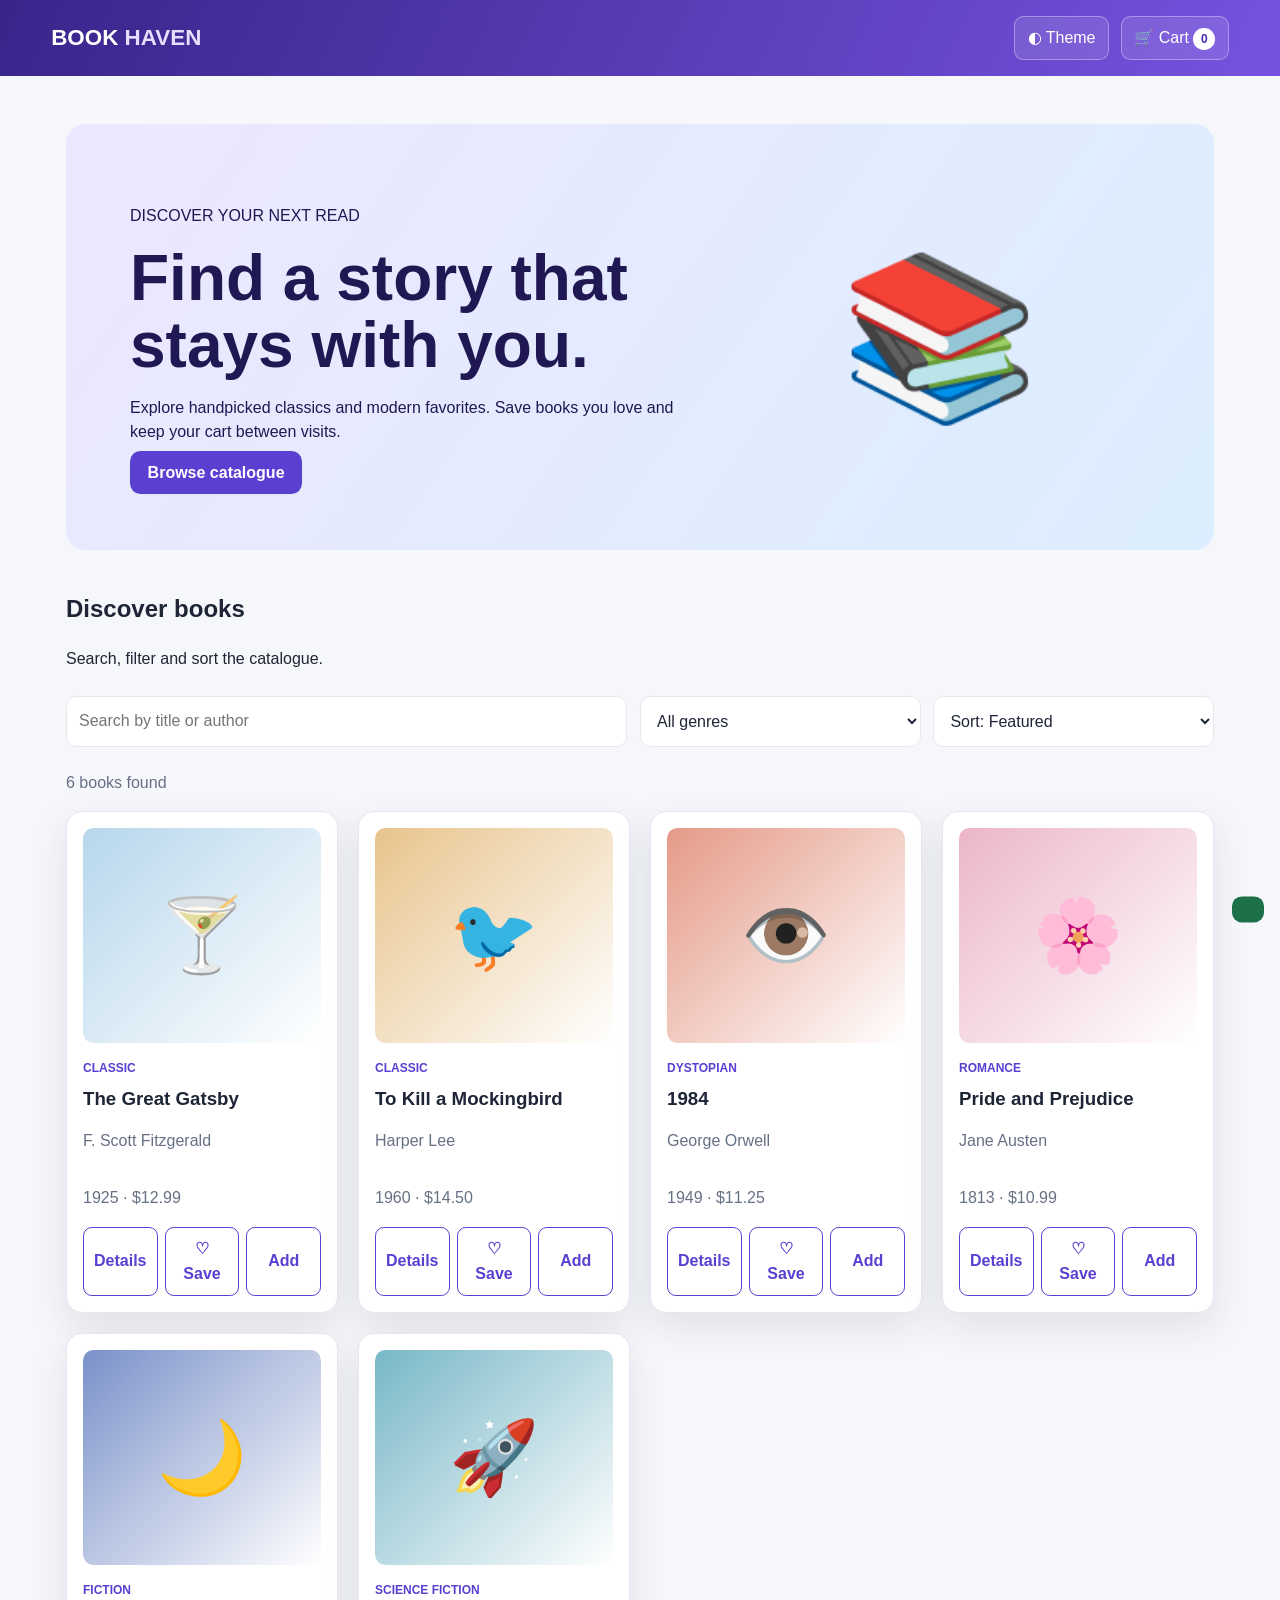
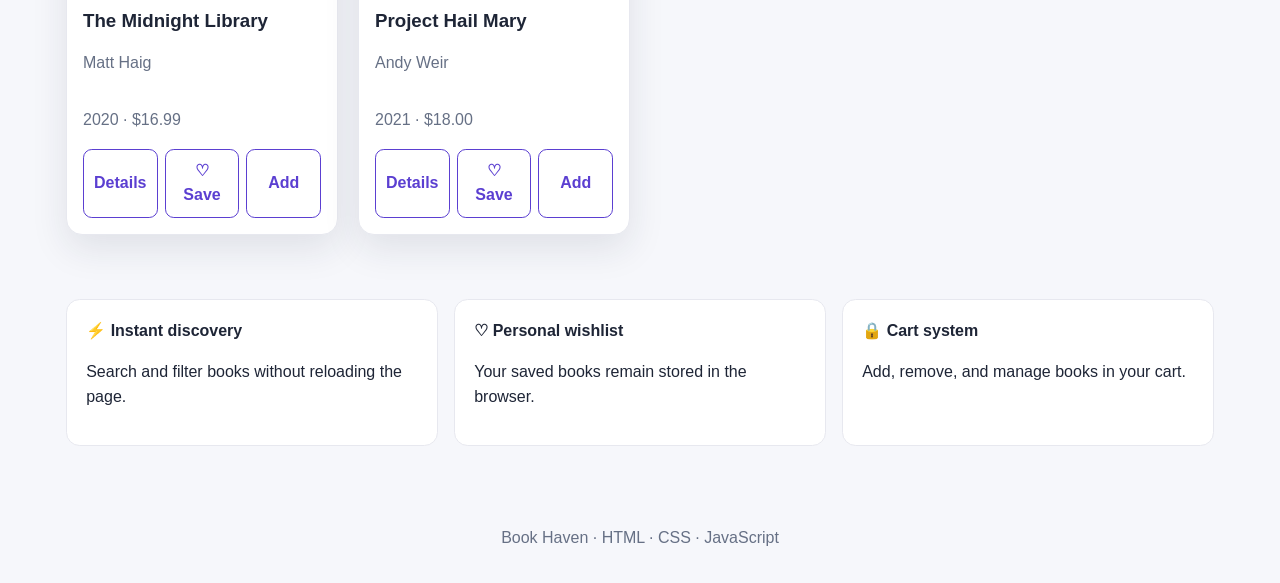
<file: Book-Haven/index.html>
<!doctype html>
<html lang="en">
<head>
  <meta charset="UTF-8" />
  <meta name="viewport" content="width=device-width, initial-scale=1" />
  <title>Book Haven</title>
  <link rel="stylesheet" href="style.css">
  
</head>

<body>
  <header>
    <div class="brand">BOOK <span>HAVEN</span></div>

    <div class="header-actions">
      <button class="icon-button" id="themeToggle">
        ◐ <span class="theme-text">Theme</span>
      </button>

      <button class="icon-button" id="cartButton">
        🛒 Cart <span class="cart-count" id="cartCount">0</span>
      </button>
    </div>
  </header>

  <main>
    <section class="hero">
      <div>
        <p>DISCOVER YOUR NEXT READ</p>
        <h1>Find a story that stays with you.</h1>
        <p>
          Explore handpicked classics and modern favorites.
          Save books you love and keep your cart between visits.
        </p>
        <a class="primary" href="#catalog">Browse catalogue</a>
      </div>

      <div class="hero-art">📚</div>
    </section>

    <section id="catalog">
      <h2>Discover books</h2>
      <p>Search, filter and sort the catalogue.</p>

      <div class="toolbar">
        <input
          class="field"
          id="search"
          type="search"
          placeholder="Search by title or author"
        />

        <select class="field" id="genre">
          <option value="all">All genres</option>
        </select>

        <select class="field" id="sort">
          <option value="featured">Sort: Featured</option>
          <option value="year-desc">Newest first</option>
          <option value="year-asc">Oldest first</option>
          <option value="title">Title A-Z</option>
        </select>
      </div>

      <p class="results" id="results"></p>
      <div class="book-grid" id="bookGrid"></div>
    </section>

    <section class="benefits">
      <div class="benefit">
        <strong>⚡ Instant discovery</strong>
        <p>Search and filter books without reloading the page.</p>
      </div>

      <div class="benefit">
        <strong>♡ Personal wishlist</strong>
        <p>Your saved books remain stored in the browser.</p>
      </div>

      <div class="benefit">
        <strong>🔒 Cart system</strong>
        <p>Add, remove, and manage books in your cart.</p>
      </div>
    </section>
  </main>

  <footer>Book Haven · HTML · CSS · JavaScript</footer>

  <dialog id="detailsDialog">
    <div class="modal-header">
      <strong>Book details</strong>
      <button class="close" type="button" data-close>×</button>
    </div>

    <div class="modal-body" id="detailsContent"></div>
  </dialog>

  <dialog id="cartDialog">
    <div class="modal-header">
      <strong>Your cart</strong>
      <button class="close" type="button" data-close>×</button>
    </div>

    <div class="modal-body" id="cartItems"></div>

    <div class="cart-footer">
      <span id="cartTotal">Total: $0.00</span>
      <button class="primary" type="button" id="checkout">
        Demo checkout
      </button>
    </div>
  </dialog>

  <div class="toast" id="toast"></div>

  <script src="script.js"></script>
</body>
</html>
</file>
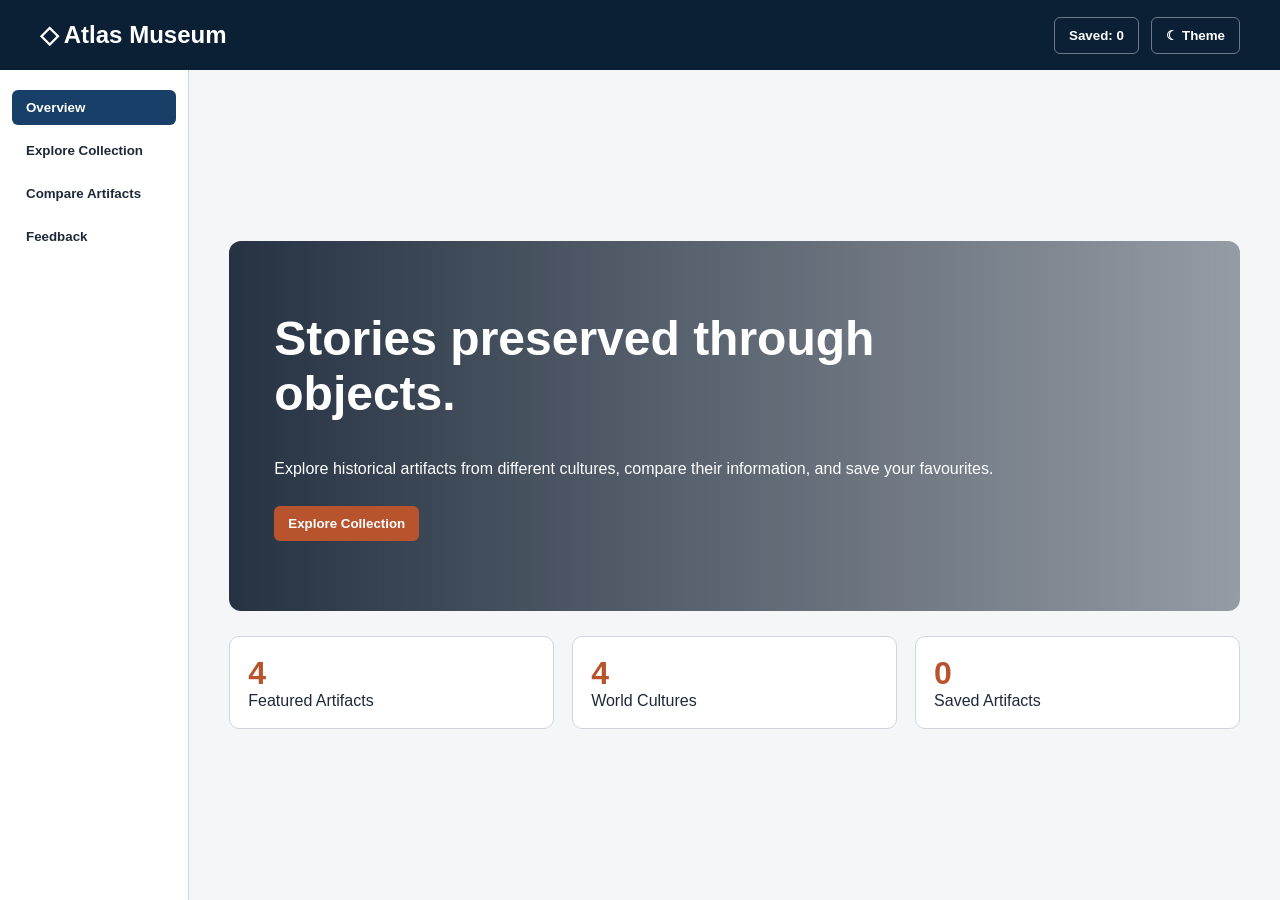
<file: Virtual-Museum/index.html>
<!DOCTYPE html>
<html lang="en">
<head>
  <meta charset="UTF-8" />
  <meta name="viewport" content="width=device-width, initial-scale=1.0" />
  <title>Atlas Museum | Virtual Collection</title>

  <link rel="stylesheet" href="style.css">
</head>

<body>
  <header>
    <div class="brand">◇ Atlas Museum</div>
    <div>
      <button class="top-button" onclick="showFavorites()">
        Saved: <span id="favoriteCount">0</span>
      </button>
      <button class="top-button" onclick="toggleTheme()">☾ Theme</button>
    </div>
  </header>

  <div class="layout">
    <nav>
      <button class="nav-btn active" onclick="navigate('home', this)">Overview</button>
      <button class="nav-btn" onclick="navigate('collection', this)">Explore Collection</button>
      <button class="nav-btn" onclick="navigate('compare', this)">Compare Artifacts</button>
      <button class="nav-btn" onclick="navigate('feedback', this)">Feedback</button>
    </nav>

    <main id="content"></main>
  </div>

  <dialog id="artifactDialog"></dialog>
  <div id="toast"></div>

<script src="script.js"></script>
</body>
</html>
</file>
<file: Book-Haven/style.css>
:root {
      --bg: #f6f7fb;
      --surface: #ffffff;
      --text: #1e2536;
      --muted: #667085;
      --brand: #5b3fd1;
      --line: #e7e8ef;
      --shadow: 0 14px 36px rgb(30 37 54 / 10%);
    }

    [data-theme="dark"] {
      --bg: #121525;
      --surface: #1d2133;
      --text: #f3f4f8;
      --muted: #b4b9ca;
      --brand: #a78bfa;
      --line: #34394e;
    }

    * {
      box-sizing: border-box;
    }

    html {
      scroll-behavior: smooth;
    }

    body {
      margin: 0;
      background: var(--bg);
      color: var(--text);
      font: 16px/1.55 Arial, sans-serif;
      transition: 0.2s;
    }

    button,
    input,
    select {
      font: inherit;
    }

    button {
      cursor: pointer;
    }

    header {
      background: linear-gradient(115deg, #38258a, #7752df);
      color: white;
      padding: 1rem 4%;
      display: flex;
      align-items: center;
      justify-content: space-between;
      position: sticky;
      top: 0;
      z-index: 3;
    }

    .brand {
      font-size: 1.4rem;
      font-weight: 800;
    }

    .brand span {
      color: #e9ddff;
    }

    .header-actions {
      display: flex;
      gap: 0.7rem;
    }

    .icon-button {
      border: 1px solid #ffffff55;
      background: #ffffff1c;
      color: white;
      border-radius: 0.6rem;
      padding: 0.55rem 0.8rem;
    }

    .cart-count {
      display: inline-grid;
      place-items: center;
      background: white;
      color: #4b2bb2;
      width: 1.35rem;
      height: 1.35rem;
      border-radius: 50%;
      font-size: 0.75rem;
      font-weight: bold;
    }

    main {
      max-width: 1180px;
      margin: auto;
      padding: 3rem 1rem;
    }

    .hero {
      display: grid;
      grid-template-columns: 1.15fr 0.85fr;
      align-items: center;
      gap: 2rem;
      padding: 4rem;
      border-radius: 1.25rem;
      background: linear-gradient(125deg, #ece7ff, #dceeff);
      color: #201852;
      margin-bottom: 2.5rem;
    }

    .hero h1 {
      font-size: clamp(2rem, 5vw, 4rem);
      line-height: 1.05;
      margin: 0.5rem 0 1rem;
    }

    .hero-art {
      font-size: 10rem;
      text-align: center;
    }

    .primary {
      border: 0;
      border-radius: 0.65rem;
      padding: 0.8rem 1.1rem;
      background: var(--brand);
      color: white;
      font-weight: bold;
      text-decoration: none;
    }

    .toolbar {
      display: grid;
      grid-template-columns: 2fr 1fr 1fr;
      gap: 0.8rem;
      margin: 1.5rem 0;
    }

    .field {
      border: 1px solid var(--line);
      border-radius: 0.65rem;
      background: var(--surface);
      color: var(--text);
      padding: 0.75rem;
    }

    .results {
      color: var(--muted);
    }

    .book-grid {
      display: grid;
      grid-template-columns: repeat(auto-fill, minmax(220px, 1fr));
      gap: 1.25rem;
    }

    .card {
      background: var(--surface);
      border: 1px solid var(--line);
      border-radius: 1rem;
      padding: 1rem;
      box-shadow: var(--shadow);
      display: flex;
      flex-direction: column;
    }

    .cover {
      height: 215px;
      border-radius: 0.65rem;
      display: grid;
      place-items: center;
      font-size: 4.5rem;
      margin-bottom: 1rem;
      background: linear-gradient(135deg, var(--cover), #ffffff);
    }

    .genre {
      color: var(--brand);
      font-size: 0.75rem;
      font-weight: bold;
      text-transform: uppercase;
    }

    .card h3 {
      margin: 0.4rem 0 0;
    }

    .author,
    .meta {
      color: var(--muted);
    }

    .card-actions {
      display: flex;
      gap: 0.45rem;
      margin-top: auto;
    }

    .card-actions button {
      flex: 1;
      border: 1px solid var(--brand);
      border-radius: 0.55rem;
      padding: 0.55rem;
      background: transparent;
      color: var(--brand);
      font-weight: bold;
    }

    .card-actions button:hover {
      background: var(--brand);
      color: white;
    }

    .benefits {
      display: grid;
      grid-template-columns: repeat(3, 1fr);
      gap: 1rem;
      margin-top: 4rem;
    }

    .benefit {
      padding: 1.2rem;
      border-radius: 0.85rem;
      background: var(--surface);
      border: 1px solid var(--line);
    }

    dialog {
      border: 0;
      border-radius: 1rem;
      padding: 0;
      background: var(--surface);
      color: var(--text);
      width: min(560px, calc(100% - 2rem));
      box-shadow: 0 20px 70px #0007;
    }

    dialog::backdrop {
      background: #10132699;
    }

    .modal-header,
    .cart-footer {
      display: flex;
      align-items: center;
      justify-content: space-between;
      padding: 1rem 1.5rem;
    }

    .modal-header {
      border-bottom: 1px solid var(--line);
    }

    .modal-body {
      padding: 1.5rem;
    }

    .close {
      border: 0;
      background: transparent;
      color: var(--text);
      font-size: 1.6rem;
    }

    .detail-cover {
      height: 170px;
      display: grid;
      place-items: center;
      font-size: 4rem;
      border-radius: 0.65rem;
      background: var(--cover);
    }

    .cart-item {
      display: grid;
      grid-template-columns: 1fr auto;
      gap: 0.8rem;
      padding: 0.9rem 0;
      border-bottom: 1px solid var(--line);
    }

    .quantity {
      display: flex;
      align-items: center;
      gap: 0.4rem;
    }

    .quantity button {
      width: 1.8rem;
      height: 1.8rem;
      border: 1px solid var(--line);
      border-radius: 0.35rem;
      background: var(--surface);
      color: var(--text);
    }

    .toast {
      position: fixed;
      right: 1rem;
      bottom: 1rem;
      background: #1c7149;
      color: white;
      padding: 0.8rem 1rem;
      border-radius: 0.6rem;
      transform: translateY(150%);
      transition: 0.25s;
    }

    .toast.show {
      transform: translateY(0);
    }

    footer {
      text-align: center;
      color: var(--muted);
      padding: 2rem;
    }

    @media (max-width: 650px) {
      .hero {
        grid-template-columns: 1fr;
        padding: 2rem;
      }

      .hero-art {
        display: none;
      }

      .toolbar,
      .benefits {
        grid-template-columns: 1fr;
      }

      .theme-text {
        display: none;
      }
    }
</file>
<file: Virtual-Museum/style.css>
:root {
      --navy: #0b1f35;
      --blue: #173f67;
      --orange: #b8542d;
      --light: #f5f6f8;
      --white: #ffffff;
      --text: #1d2939;
      --muted: #667085;
      --border: #d0d5dd;
    }

    body.dark {
      --light: #101828;
      --white: #1d2939;
      --text: #f2f4f7;
      --muted: #c5ced8;
      --border: #475467;
    }

    * { box-sizing: border-box; }

    body {
      margin: 0;
      font-family: Arial, sans-serif;
      color: var(--text);
      background: var(--light);
    }

    header {
      height: 70px;
      padding: 0 40px;
      display: flex;
      justify-content: space-between;
      align-items: center;
      background: var(--navy);
      color: white;
    }

    .brand {
      font-size: 24px;
      font-weight: bold;
    }

    button {
      cursor: pointer;
      border-radius: 6px;
      border: none;
      padding: 10px 14px;
      font-weight: bold;
    }

    .top-button {
      color: white;
      background: transparent;
      border: 1px solid #ffffff66;
      margin-left: 8px;
    }

    .layout {
      display: flex;
      min-height: calc(100vh - 70px);
    }

    nav {
      width: 220px;
      padding: 20px 12px;
      background: var(--white);
      border-right: 1px solid var(--border);
    }

    .nav-btn {
      width: 100%;
      margin-bottom: 8px;
      text-align: left;
      color: var(--text);
      background: transparent;
    }

    .nav-btn:hover,
    .nav-btn.active {
      color: white;
      background: var(--blue);
    }

    main {
      width: 100%;
      max-width: 1200px;
      padding: 40px;
      margin: auto;
    }

    h1, h2, h3 { margin-top: 0; }

    .hero {
      padding: 70px 45px;
      border-radius: 12px;
      color: white;
      background:
        linear-gradient(90deg, #061426dd, #06142666),
        url("https://images.unsplash.com/photo-1564399579883-451a5d44ec08?auto=format&fit=crop&w=1600&q=80")
        center/cover;
    }

    .hero h1 {
      max-width: 650px;
      font-size: 48px;
    }

    .primary {
      color: white;
      background: var(--orange);
      text-decoration: none;
      display: inline-block;
      margin-top: 12px;
    }

    .stats,
    .artifact-grid {
      display: grid;
      gap: 18px;
      margin-top: 25px;
    }

    .stats { grid-template-columns: repeat(3, 1fr); }

    .artifact-grid {
      grid-template-columns: repeat(auto-fit, minmax(230px, 1fr));
    }

    .card {
      overflow: hidden;
      padding: 18px;
      background: var(--white);
      border: 1px solid var(--border);
      border-radius: 10px;
    }

    .stat-number {
      display: block;
      color: var(--orange);
      font-size: 32px;
      font-weight: bold;
    }

    .artifact-card { padding: 0; }

    .artifact-card img {
      width: 100%;
      height: 180px;
      object-fit: cover;
    }

    .artifact-content { padding: 16px; }

    .small {
      color: var(--muted);
      font-size: 14px;
    }

    .actions {
      display: flex;
      justify-content: space-between;
      align-items: center;
      margin-top: 15px;
    }

    .text-btn {
      color: var(--orange);
      background: transparent;
      padding: 5px 0;
    }

    .favorite {
      font-size: 22px;
    }

    .toolbar {
      display: grid;
      grid-template-columns: 2fr 1fr;
      gap: 12px;
      margin: 20px 0;
    }

    input, select, textarea {
      width: 100%;
      padding: 12px;
      color: var(--text);
      background: var(--white);
      border: 1px solid var(--border);
      border-radius: 6px;
    }

    table {
      width: 100%;
      background: var(--white);
      border-collapse: collapse;
    }

    th, td {
      padding: 14px;
      text-align: left;
      border-bottom: 1px solid var(--border);
    }

    th {
      cursor: pointer;
      background: var(--blue);
      color: white;
    }

    form {
      max-width: 650px;
      padding: 20px;
      background: var(--white);
      border: 1px solid var(--border);
      border-radius: 10px;
    }

    label {
      display: block;
      margin: 14px 0 6px;
      font-weight: bold;
    }

    dialog {
      width: min(650px, 92%);
      color: var(--text);
      background: var(--white);
      border: none;
      border-radius: 12px;
    }

    dialog img {
      width: 100%;
      max-height: 260px;
      object-fit: cover;
      border-radius: 8px;
    }

    .close {
      float: right;
      font-size: 22px;
      color: var(--text);
      background: transparent;
    }

    #toast {
      position: fixed;
      right: 20px;
      bottom: 20px;
      padding: 14px;
      color: white;
      background: var(--navy);
      border-radius: 8px;
      opacity: 0;
      transition: 0.3s;
    }

    #toast.show { opacity: 1; }

    @media (max-width: 700px) {
      header { padding: 0 16px; }
      .layout { display: block; }
      nav {
        width: 100%;
        display: flex;
        overflow-x: auto;
        padding: 8px;
      }
      .nav-btn { min-width: 140px; margin: 0 4px; }
      main { padding: 25px 16px; }
      .hero { padding: 40px 25px; }
      .hero h1 { font-size: 34px; }
      .stats, .toolbar { grid-template-columns: 1fr; }
    }
</file>
